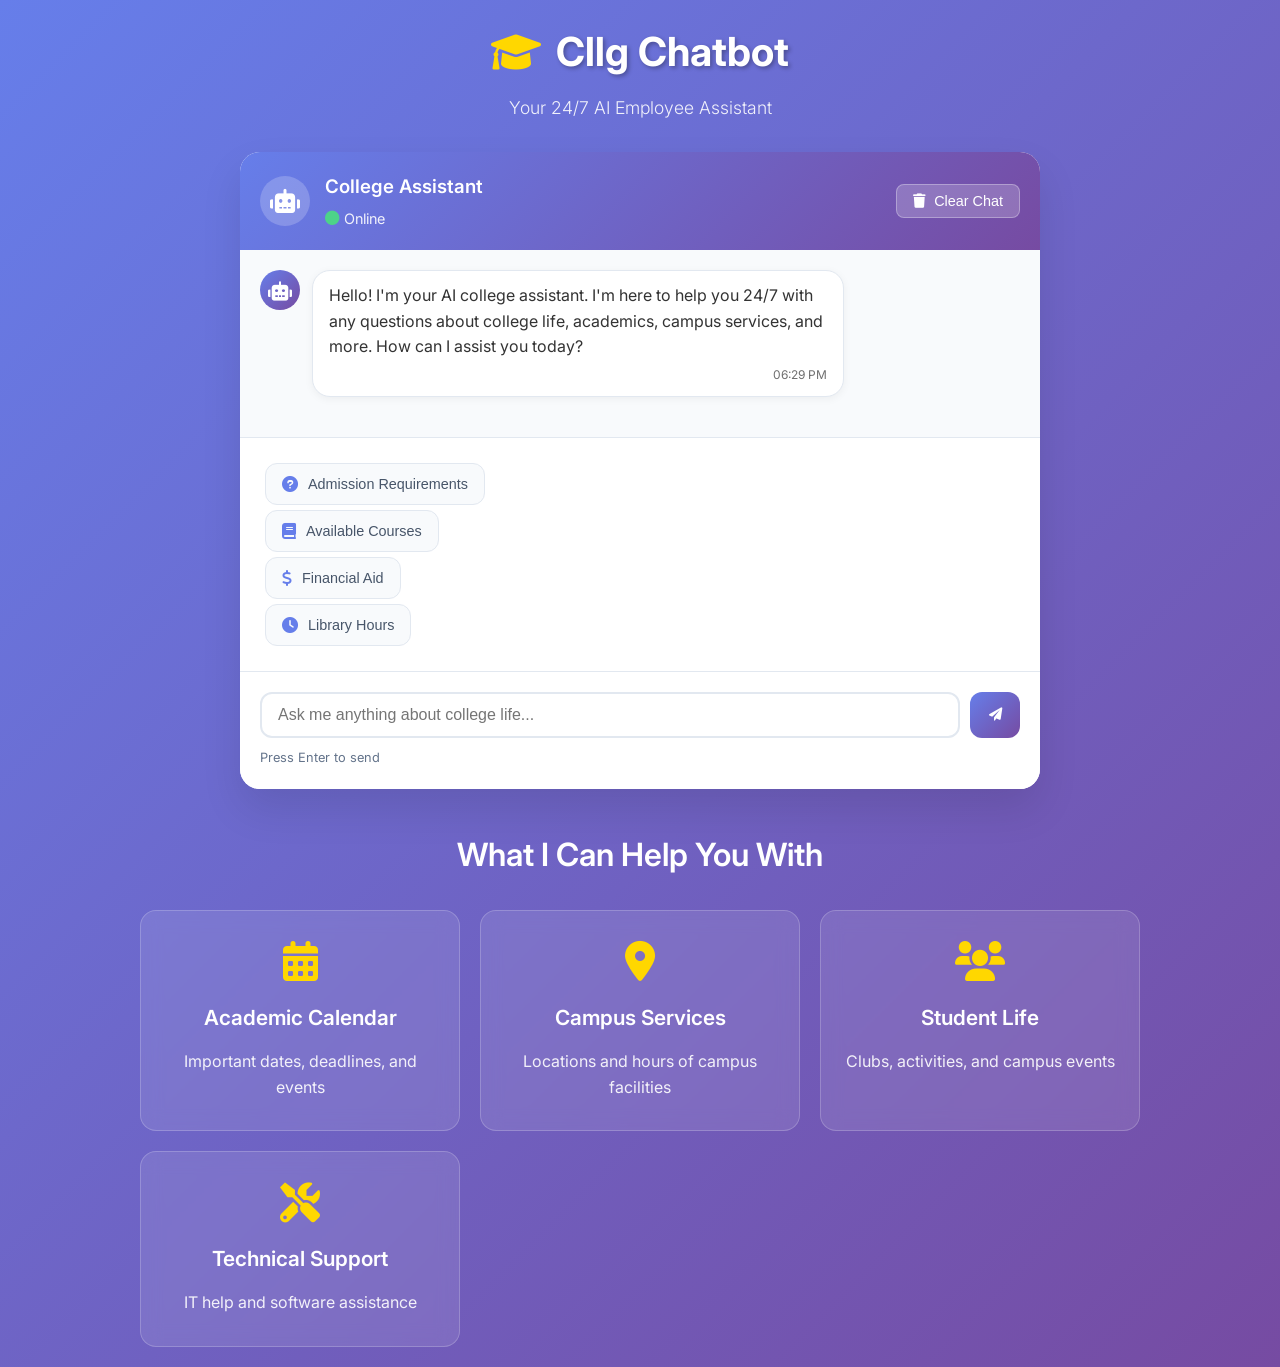
<file: standalone.html>
<!DOCTYPE html>
<html lang="en">
<head>
    <meta charset="UTF-8">
    <meta name="viewport" content="width=device-width, initial-scale=1.0">
    <title>Cllg Chatbot - AI Student Assistant (Standalone)</title>
    <link href="https://cdnjs.cloudflare.com/ajax/libs/font-awesome/6.0.0/css/all.min.css" rel="stylesheet">
    <link href="https://fonts.googleapis.com/css2?family=Inter:wght@300;400;500;600;700&display=swap" rel="stylesheet">
    <style>
        /* Reset and Base Styles */
        * {
            margin: 0;
            padding: 0;
            box-sizing: border-box;
        }

        body {
            font-family: 'Inter', -apple-system, BlinkMacSystemFont, 'Segoe UI', Roboto, sans-serif;
            background: linear-gradient(135deg, #667eea 0%, #764ba2 100%);
            min-height: 100vh;
            color: #333;
            line-height: 1.6;
        }

        .container {
            max-width: 1200px;
            margin: 0 auto;
            padding: 20px;
        }

        /* Header Styles */
        .header {
            text-align: center;
            margin-bottom: 30px;
            color: white;
        }

        .logo {
            display: flex;
            align-items: center;
            justify-content: center;
            gap: 15px;
            margin-bottom: 10px;
        }

        .logo i {
            font-size: 2.5rem;
            color: #ffd700;
        }

        .logo h1 {
            font-size: 2.5rem;
            font-weight: 700;
            text-shadow: 2px 2px 4px rgba(0,0,0,0.3);
        }

        .subtitle {
            font-size: 1.1rem;
            opacity: 0.9;
            font-weight: 300;
        }

        /* Chat Container */
        .chat-container {
            background: white;
            border-radius: 20px;
            box-shadow: 0 20px 40px rgba(0,0,0,0.1);
            overflow: hidden;
            margin-bottom: 40px;
            max-width: 800px;
            margin-left: auto;
            margin-right: auto;
        }

        .chat-header {
            background: linear-gradient(135deg, #667eea 0%, #764ba2 100%);
            color: white;
            padding: 20px;
            display: flex;
            justify-content: space-between;
            align-items: center;
        }

        .bot-info {
            display: flex;
            align-items: center;
            gap: 15px;
        }

        .bot-avatar {
            width: 50px;
            height: 50px;
            background: rgba(255,255,255,0.2);
            border-radius: 50%;
            display: flex;
            align-items: center;
            justify-content: center;
            font-size: 1.5rem;
        }

        .bot-status h3 {
            margin-bottom: 5px;
            font-weight: 600;
        }

        .status-indicator {
            display: flex;
            align-items: center;
            gap: 5px;
            font-size: 0.9rem;
            opacity: 0.9;
        }

        .status-indicator.online i {
            color: #4ade80;
            animation: pulse 2s infinite;
        }

        @keyframes pulse {
            0%, 100% { opacity: 1; }
            50% { opacity: 0.5; }
        }

        .btn-secondary {
            background: rgba(255,255,255,0.2);
            border: 1px solid rgba(255,255,255,0.3);
            color: white;
            padding: 8px 16px;
            border-radius: 8px;
            cursor: pointer;
            font-size: 0.9rem;
            transition: all 0.3s ease;
            display: flex;
            align-items: center;
            gap: 8px;
        }

        .btn-secondary:hover {
            background: rgba(255,255,255,0.3);
            transform: translateY(-2px);
        }

        /* Chat Messages */
        .chat-messages {
            padding: 20px;
            max-height: 400px;
            overflow-y: auto;
            background: #f8fafc;
        }

        .message {
            margin-bottom: 20px;
            display: flex;
            gap: 12px;
            animation: fadeInUp 0.3s ease;
        }

        @keyframes fadeInUp {
            from {
                opacity: 0;
                transform: translateY(20px);
            }
            to {
                opacity: 1;
                transform: translateY(0);
            }
        }

        .message.user {
            flex-direction: row-reverse;
        }

        .message-content {
            max-width: 70%;
            padding: 12px 16px;
            border-radius: 18px;
            position: relative;
        }

        .message.bot .message-content {
            background: white;
            border: 1px solid #e2e8f0;
            box-shadow: 0 2px 8px rgba(0,0,0,0.05);
        }

        .message.user .message-content {
            background: linear-gradient(135deg, #667eea 0%, #764ba2 100%);
            color: white;
        }

        .message-avatar {
            width: 40px;
            height: 40px;
            border-radius: 50%;
            display: flex;
            align-items: center;
            justify-content: center;
            font-size: 1.2rem;
            flex-shrink: 0;
        }

        .message.bot .message-avatar {
            background: linear-gradient(135deg, #667eea 0%, #764ba2 100%);
            color: white;
        }

        .message.user .message-avatar {
            background: #f1f5f9;
            color: #64748b;
        }

        .message-time {
            font-size: 0.75rem;
            opacity: 0.7;
            margin-top: 5px;
            text-align: right;
        }

        /* Quick Actions */
        .quick-actions {
            padding: 20px;
            background: white;
            border-top: 1px solid #e2e8f0;
        }

        .quick-btn {
            background: #f8fafc;
            border: 1px solid #e2e8f0;
            padding: 12px 16px;
            border-radius: 12px;
            cursor: pointer;
            transition: all 0.3s ease;
            display: flex;
            align-items: center;
            gap: 10px;
            font-size: 0.9rem;
            color: #475569;
            margin: 5px;
        }

        .quick-btn:hover {
            background: #e2e8f0;
            transform: translateY(-2px);
            box-shadow: 0 4px 12px rgba(0,0,0,0.1);
        }

        .quick-btn i {
            color: #667eea;
            font-size: 1rem;
        }

        /* Input Area */
        .chat-input-container {
            padding: 20px;
            background: white;
            border-top: 1px solid #e2e8f0;
        }

        .input-wrapper {
            display: flex;
            gap: 10px;
            margin-bottom: 10px;
        }

        #messageInput {
            flex: 1;
            padding: 12px 16px;
            border: 2px solid #e2e8f0;
            border-radius: 12px;
            font-size: 1rem;
            transition: border-color 0.3s ease;
            outline: none;
        }

        #messageInput:focus {
            border-color: #667eea;
        }

        .send-btn {
            background: linear-gradient(135deg, #667eea 0%, #764ba2 100%);
            color: white;
            border: none;
            padding: 12px 16px;
            border-radius: 12px;
            cursor: pointer;
            transition: all 0.3s ease;
            display: flex;
            align-items: center;
            justify-content: center;
            min-width: 50px;
        }

        .send-btn:hover {
            transform: translateY(-2px);
            box-shadow: 0 4px 12px rgba(102, 126, 234, 0.4);
        }

        .send-btn:disabled {
            opacity: 0.6;
            cursor: not-allowed;
            transform: none;
        }

        .input-footer {
            display: flex;
            justify-content: space-between;
            align-items: center;
            font-size: 0.8rem;
            color: #64748b;
        }

        .typing-indicator {
            display: flex;
            gap: 4px;
            align-items: center;
        }

        .typing-indicator i {
            width: 6px;
            height: 6px;
            background: #667eea;
            border-radius: 50%;
            animation: typing 1.4s infinite ease-in-out;
        }

        .typing-indicator i:nth-child(1) { animation-delay: -0.32s; }
        .typing-indicator i:nth-child(2) { animation-delay: -0.16s; }

        @keyframes typing {
            0%, 80%, 100% {
                transform: scale(0.8);
                opacity: 0.5;
            }
            40% {
                transform: scale(1);
                opacity: 1;
            }
        }

        /* Features Section */
        .features-section {
            text-align: center;
            color: white;
            margin-top: 40px;
        }

        .features-section h2 {
            font-size: 2rem;
            margin-bottom: 30px;
            font-weight: 600;
        }

        .features-grid {
            display: grid;
            grid-template-columns: repeat(auto-fit, minmax(250px, 1fr));
            gap: 20px;
            max-width: 1000px;
            margin: 0 auto;
        }

        .feature-card {
            background: rgba(255,255,255,0.1);
            backdrop-filter: blur(10px);
            border: 1px solid rgba(255,255,255,0.2);
            border-radius: 16px;
            padding: 30px 20px;
            transition: all 0.3s ease;
        }

        .feature-card:hover {
            transform: translateY(-5px);
            background: rgba(255,255,255,0.15);
        }

        .feature-card i {
            font-size: 2.5rem;
            color: #ffd700;
            margin-bottom: 20px;
        }

        .feature-card h3 {
            font-size: 1.3rem;
            margin-bottom: 15px;
            font-weight: 600;
        }

        .feature-card p {
            opacity: 0.9;
            line-height: 1.6;
        }

        /* Responsive Design */
        @media (max-width: 768px) {
            .container {
                padding: 15px;
            }
            
            .logo h1 {
                font-size: 2rem;
            }
            
            .chat-container {
                border-radius: 15px;
            }
            
            .chat-header {
                padding: 15px;
                flex-direction: column;
                gap: 15px;
                text-align: center;
            }
            
            .header-actions {
                width: 100%;
            }
            
            .btn-secondary {
                width: 100%;
                justify-content: center;
            }
            
            .features-grid {
                grid-template-columns: 1fr;
            }
        }

        @media (max-width: 480px) {
            .logo {
                flex-direction: column;
                gap: 10px;
            }
            
            .message-content {
                max-width: 85%;
            }
            
            .features-section h2 {
                font-size: 1.5rem;
            }
        }

        /* Scrollbar Styling */
        .chat-messages::-webkit-scrollbar {
            width: 6px;
        }

        .chat-messages::-webkit-scrollbar-track {
            background: #f1f1f1;
            border-radius: 3px;
        }

        .chat-messages::-webkit-scrollbar-thumb {
            background: #c1c1c1;
            border-radius: 3px;
        }

        .chat-messages::-webkit-scrollbar-thumb:hover {
            background: #a8a8a8;
        }
    </style>
</head>
<body>
    <div class="container">
        <!-- Header -->
        <header class="header">
            <div class="logo">
                <i class="fas fa-graduation-cap"></i>
                <h1>Cllg Chatbot</h1>
            </div>
            <p class="subtitle">Your 24/7 AI Employee Assistant</p>
        </header>

        <!-- Chat Container -->
        <div class="chat-container">
            <div class="chat-header">
                <div class="bot-info">
                    <div class="bot-avatar">
                        <i class="fas fa-robot"></i>
                    </div>
                    <div class="bot-status">
                        <h3>College Assistant</h3>
                        <span class="status-indicator online">
                            <i class="fas fa-circle"></i> Online
                        </span>
                    </div>
                </div>
                <div class="header-actions">
                    <button class="btn-secondary" id="clearChat">
                        <i class="fas fa-trash"></i> Clear Chat
                    </button>
                </div>
            </div>

            <!-- Chat Messages -->
            <div class="chat-messages" id="chatMessages">
                <!-- Welcome message will be added here -->
            </div>

            <!-- Quick Actions -->
            <div class="quick-actions" id="quickActions">
                <button class="quick-btn" data-query="What are the admission requirements?">
                    <i class="fas fa-question-circle"></i>
                    Admission Requirements
                </button>
                <button class="quick-btn" data-query="What are the available courses?">
                    <i class="fas fa-book"></i>
                    Available Courses
                </button>
                <button class="quick-btn" data-query="How do I apply for financial aid?">
                    <i class="fas fa-dollar-sign"></i>
                    Financial Aid
                </button>
                <button class="quick-btn" data-query="What are the library hours?">
                    <i class="fas fa-clock"></i>
                    Library Hours
                </button>
            </div>

            <!-- Input Area -->
            <div class="chat-input-container">
                <div class="input-wrapper">
                    <input type="text" id="messageInput" placeholder="Ask me anything about college life..." autocomplete="off">
                    <button class="send-btn" id="sendBtn">
                        <i class="fas fa-paper-plane"></i>
                    </button>
                </div>
                <div class="input-footer">
                    <span class="typing-indicator" id="typingIndicator" style="display: none;">
                        <i class="fas fa-circle"></i>
                        <i class="fas fa-circle"></i>
                        <i class="fas fa-circle"></i>
                    </span>
                    <span class="input-hint">Press Enter to send</span>
                </div>
            </div>
        </div>

        <!-- Features Section -->
        <div class="features-section">
            <h2>What I Can Help You With</h2>
            <div class="features-grid">
                <div class="feature-card">
                    <i class="fas fa-calendar-alt"></i>
                    <h3>Academic Calendar</h3>
                    <p>Important dates, deadlines, and events</p>
                </div>
                <div class="feature-card">
                    <i class="fas fa-map-marker-alt"></i>
                    <h3>Campus Services</h3>
                    <p>Locations and hours of campus facilities</p>
                </div>
                <div class="feature-card">
                    <i class="fas fa-users"></i>
                    <h3>Student Life</h3>
                    <p>Clubs, activities, and campus events</p>
                </div>
                <div class="feature-card">
                    <i class="fas fa-tools"></i>
                    <h3>Technical Support</h3>
                    <p>IT help and software assistance</p>
                </div>
            </div>
        </div>
    </div>

    <script>
        // Cllg Chatbot - Frontend JavaScript (Standalone Version)
        class CllgChatbot {
            constructor() {
                this.chatMessages = document.getElementById('chatMessages');
                this.messageInput = document.getElementById('messageInput');
                this.sendBtn = document.getElementById('sendBtn');
                this.clearChatBtn = document.getElementById('clearChat');
                this.typingIndicator = document.getElementById('typingIndicator');
                this.quickActions = document.getElementById('quickActions');
                
                this.chatHistory = [];
                this.isTyping = false;
                
                this.init();
            }
            
                init() {
        this.setupEventListeners();
        this.loadChatHistory();
        // Only display welcome message if no chat history exists
        if (this.chatHistory.length === 0) {
            this.displayWelcomeMessage();
        }
    }
            
            setupEventListeners() {
                // Send message on button click
                this.sendBtn.addEventListener('click', () => this.sendMessage());
                
                // Send message on Enter key
                this.messageInput.addEventListener('keypress', (e) => {
                    if (e.key === 'Enter' && !e.shiftKey) {
                        e.preventDefault();
                        this.sendMessage();
                    }
                });
                
                // Clear chat
                this.clearChatBtn.addEventListener('click', () => this.clearChat());
                
                // Quick action buttons
                this.quickActions.addEventListener('click', (e) => {
                    if (e.target.classList.contains('quick-btn')) {
                        const query = e.target.getAttribute('data-query');
                        this.messageInput.value = query;
                        this.sendMessage();
                    }
                });
                
                // Input focus for better UX
                this.messageInput.addEventListener('focus', () => {
                    this.messageInput.parentElement.style.borderColor = '#667eea';
                });
                
                this.messageInput.addEventListener('blur', () => {
                    this.messageInput.parentElement.style.borderColor = '#e2e8f0';
                });
            }
            
            displayWelcomeMessage() {
                const welcomeMessage = {
                    type: 'bot',
                    content: `Hello! I'm your AI college assistant. I'm here to help you 24/7 with any questions about college life, academics, campus services, and more. How can I assist you today?`,
                    timestamp: new Date()
                };
                
                this.addMessageToChat(welcomeMessage);
            }
            
            async sendMessage() {
                const message = this.messageInput.value.trim();
                if (!message || this.isTyping) return;
                
                // Add user message to chat
                const userMessage = {
                    type: 'user',
                    content: message,
                    timestamp: new Date()
                };
                
                this.addMessageToChat(userMessage);
                this.messageInput.value = '';
                
                // Show typing indicator
                this.showTypingIndicator();
                
                // Simulate typing delay
                setTimeout(() => {
                    this.hideTypingIndicator();
                    
                    // Get AI response
                    const response = this.getLocalAIResponse(message);
                    
                    // Add bot response to chat
                    const botMessage = {
                        type: 'bot',
                        content: response.reply,
                        timestamp: new Date()
                    };
                    
                    this.addMessageToChat(botMessage);
                }, 1000);
            }
            
            getLocalAIResponse(message) {
                const lowerMessage = message.toLowerCase();
                
                // Admission requirements
                if (lowerMessage.includes('admission') || lowerMessage.includes('requirements') || lowerMessage.includes('apply')) {
                    return {
                        reply: `Here are the general admission requirements for our college:

• High school diploma or equivalent (GED)
• Completed application form with $50 application fee
• Official high school transcripts
• SAT or ACT scores (recommended)
• Personal statement or essay
• Letters of recommendation (2 required)
• Application deadline: March 1st for Fall semester

For specific programs, additional requirements may apply. Would you like me to provide details about a particular major or program?`
                    };
                }
                
                // Available courses
                if (lowerMessage.includes('course') || lowerMessage.includes('class') || lowerMessage.includes('major')) {
                    return {
                        reply: `We offer a wide range of courses across various disciplines:

**Arts & Humanities:**
• English Literature, Creative Writing, History, Philosophy, Art History

**Business & Economics:**
• Business Administration, Marketing, Finance, Economics, Entrepreneurship

**Science & Technology:**
• Computer Science, Biology, Chemistry, Physics, Mathematics, Engineering

**Social Sciences:**
• Psychology, Sociology, Political Science, Anthropology, Education

**Health Sciences:**
• Nursing, Public Health, Nutrition, Exercise Science

Each major has specific course requirements and electives. What field interests you most?`
                    };
                }
                
                // Financial aid
                if (lowerMessage.includes('financial') || lowerMessage.includes('aid') || lowerMessage.includes('scholarship') || lowerMessage.includes('cost')) {
                    return {
                        reply: `We're committed to making education affordable! Here's information about financial aid:

**Tuition & Fees:**
• Full-time tuition: $12,500 per semester
• Room & board: $8,000 per semester
• Books & supplies: ~$1,200 per semester

**Financial Aid Options:**
• Federal Pell Grants (up to $6,895/year)
• Federal Direct Loans
• Work-study programs
• Institutional scholarships
• State grants

**Application Process:**
1. Complete FAFSA (Free Application for Federal Student Aid)
2. Submit by March 1st priority deadline
3. Review your financial aid package
4. Accept/decline offers

Our financial aid office can help you explore all options. Would you like me to connect you with them?`
                    };
                }
                
                // Library hours
                if (lowerMessage.includes('library') || lowerMessage.includes('hours') || lowerMessage.includes('study')) {
                    return {
                        reply: `Our library is a great place to study! Here are the current hours:

**Main Library Hours:**
• Monday-Thursday: 7:00 AM - 11:00 PM
• Friday: 7:00 AM - 8:00 PM
• Saturday: 9:00 AM - 6:00 PM
• Sunday: 12:00 PM - 11:00 PM

**Special Collections:**
• Rare Books Room: By appointment only
• Media Center: Same as main library
• Study Rooms: Available for 2-hour reservations

**Extended Hours During Finals:**
• Open 24/7 during final exam week
• Coffee cart available in evenings

The library also offers online resources accessible 24/7 from anywhere!`
                    };
                }
                
                // Campus services
                if (lowerMessage.includes('campus') || lowerMessage.includes('service') || lowerMessage.includes('facility')) {
                    return {
                        reply: `We have many campus services to support your success:

**Academic Support:**
• Writing Center (Mon-Fri, 9 AM-5 PM)
• Math Lab (Mon-Thu, 10 AM-8 PM)
• Tutoring Services (by appointment)
• Academic Advising

**Health & Wellness:**
• Student Health Center (Mon-Fri, 8 AM-5 PM)
• Counseling Services (confidential, free)
• Fitness Center (6 AM-11 PM daily)
• Recreation Center

**Student Life:**
• Student Union (7 AM-12 AM daily)
• Career Services (Mon-Fri, 9 AM-5 PM)
• International Student Office
• Disability Services

**Technology:**
• IT Help Desk (24/7 support)
• Computer Labs (various locations)
• WiFi throughout campus

What specific service are you looking for?`
                    };
                }
                
                // Student life
                if (lowerMessage.includes('student life') || lowerMessage.includes('club') || lowerMessage.includes('activity') || lowerMessage.includes('event')) {
                    return {
                        reply: `Campus life is vibrant and engaging! Here's what's happening:

**Student Organizations (100+ clubs):**
• Academic clubs (Math Club, Science Society)
• Cultural organizations (International Student Association)
• Service groups (Community Service Club)
• Special interest (Photography Club, Gaming Club)

**Campus Events:**
• Welcome Week (August)
• Homecoming (October)
• Spring Festival (April)
• Cultural celebrations throughout the year

**Recreation:**
• Intramural sports
• Outdoor adventure trips
• Fitness classes
• Movie nights

**Leadership Opportunities:**
• Student Government
• Resident Assistant positions
• Peer mentoring programs

Getting involved is a great way to make friends and build your resume!`
                    };
                }
                
                // Technical support
                if (lowerMessage.includes('technical') || lowerMessage.includes('computer') || lowerMessage.includes('software') || lowerMessage.includes('wifi')) {
                    return {
                        reply: `Need tech help? We've got you covered:

**IT Support Services:**
• 24/7 Help Desk: (555) 123-4567
• Email: helpdesk@college.edu
• Live chat available on our website

**Common Issues & Solutions:**
• WiFi: Connect to "College_Network" with your student ID
• Email: Use your college email (username@college.edu)
• Software: Free access to Microsoft Office, Adobe Creative Suite
• Printing: 100 free pages per semester

**Computer Labs:**
• Main Library: 50+ computers
• Science Building: Specialized software
• Business School: Financial modeling tools

**Device Support:**
• Laptop/desktop troubleshooting
• Mobile device setup
• Software installation help

What specific tech issue are you experiencing?`
                    };
                }
                
                // Academic calendar
                if (lowerMessage.includes('calendar') || lowerMessage.includes('deadline') || lowerMessage.includes('exam') || lowerMessage.includes('break')) {
                    return {
                        reply: `Here are the key dates for this academic year:

**Fall Semester 2024:**
• Classes begin: August 26
• Labor Day (no classes): September 2
• Fall Break: October 14-15
• Thanksgiving Break: November 27-29
• Finals Week: December 16-20
• Semester ends: December 20

**Spring Semester 2025:**
• Classes begin: January 13
• Martin Luther King Day (no classes): January 20
• Spring Break: March 10-14
• Easter Break: April 18-20
• Finals Week: May 5-9
• Commencement: May 10

**Important Deadlines:**
• Add/Drop period: First 2 weeks of classes
• Withdrawal deadline: 75% of semester completed
• Graduation application: March 1st

Need specific dates for your program?`
                    };
                }
                
                // Default response
                return {
                    reply: `Thank you for your question! I'm here to help with college-related inquiries. 

I can assist with:
• Admission requirements and applications
• Course information and academic programs
• Financial aid and scholarships
• Campus services and facilities
• Student life and activities
• Technical support
• Academic calendar and deadlines

Could you please rephrase your question or ask about something specific? I want to make sure I provide you with the most helpful information.`
                };
            }
            
            addMessageToChat(message) {
                this.chatHistory.push(message);
                this.saveChatHistory();
                
                const messageElement = this.createMessageElement(message);
                this.chatMessages.appendChild(messageElement);
                
                // Scroll to bottom
                this.scrollToBottom();
                
                // Update quick actions visibility
                this.updateQuickActions();
            }
            
            createMessageElement(message) {
                const messageDiv = document.createElement('div');
                messageDiv.className = `message ${message.type}`;
                
                const avatar = document.createElement('div');
                avatar.className = 'message-avatar';
                
                if (message.type === 'bot') {
                    avatar.innerHTML = '<i class="fas fa-robot"></i>';
                } else {
                    avatar.innerHTML = '<i class="fas fa-user"></i>';
                }
                
                const content = document.createElement('div');
                content.className = 'message-content';
                content.innerHTML = message.content;
                
                const time = document.createElement('div');
                time.className = 'message-time';
                time.textContent = this.formatTime(message.timestamp);
                
                content.appendChild(time);
                
                messageDiv.appendChild(avatar);
                messageDiv.appendChild(content);
                
                return messageDiv;
            }
            
            formatTime(timestamp) {
                const now = new Date();
                const messageTime = new Date(timestamp);
                
                if (now.toDateString() === messageTime.toDateString()) {
                    return messageTime.toLocaleTimeString([], { hour: '2-digit', minute: '2-digit' });
                } else {
                    return messageTime.toLocaleDateString() + ' ' + messageTime.toLocaleTimeString([], { hour: '2-digit', minute: '2-digit' });
                }
            }
            
            showTypingIndicator() {
                this.isTyping = true;
                this.typingIndicator.style.display = 'flex';
                this.sendBtn.disabled = true;
                this.scrollToBottom();
            }
            
            hideTypingIndicator() {
                this.isTyping = false;
                this.typingIndicator.style.display = 'none';
                this.sendBtn.disabled = false;
            }
            
            scrollToBottom() {
                this.chatMessages.scrollTop = this.chatMessages.scrollHeight;
            }
            
            updateQuickActions() {
                // Hide quick actions after first message
                if (this.chatHistory.length > 1) {
                    this.quickActions.style.display = 'none';
                }
            }
            
            clearChat() {
                if (confirm('Are you sure you want to clear the chat history?')) {
                    this.chatHistory = [];
                    this.chatMessages.innerHTML = '';
                    this.quickActions.style.display = 'block';
                    this.saveChatHistory();
                    this.displayWelcomeMessage();
                }
            }
            
            saveChatHistory() {
                try {
                    localStorage.setItem('cllgChatbotHistory', JSON.stringify(this.chatHistory));
                } catch (error) {
                    console.error('Error saving chat history:', error);
                }
            }
            
                loadChatHistory() {
        try {
            const saved = localStorage.getItem('cllgChatbotHistory');
            if (saved) {
                this.chatHistory = JSON.parse(saved);
                // Display existing messages without adding them to history again
                this.chatHistory.forEach(message => {
                    this.displayMessageOnly(message);
                });
            }
        } catch (error) {
            console.error('Error loading chat history:', error);
        }
    }
    
    displayMessageOnly(message) {
        // Display message without adding to chat history
        const messageElement = this.createMessageElement(message);
        this.chatMessages.appendChild(messageElement);
        
        // Scroll to bottom
        this.scrollToBottom();
        
        // Update quick actions visibility
        this.updateQuickActions();
    }
        }

        // Initialize chatbot when DOM is loaded
        document.addEventListener('DOMContentLoaded', () => {
            new CllgChatbot();
        });
    </script>
</body>
</html>
</file>
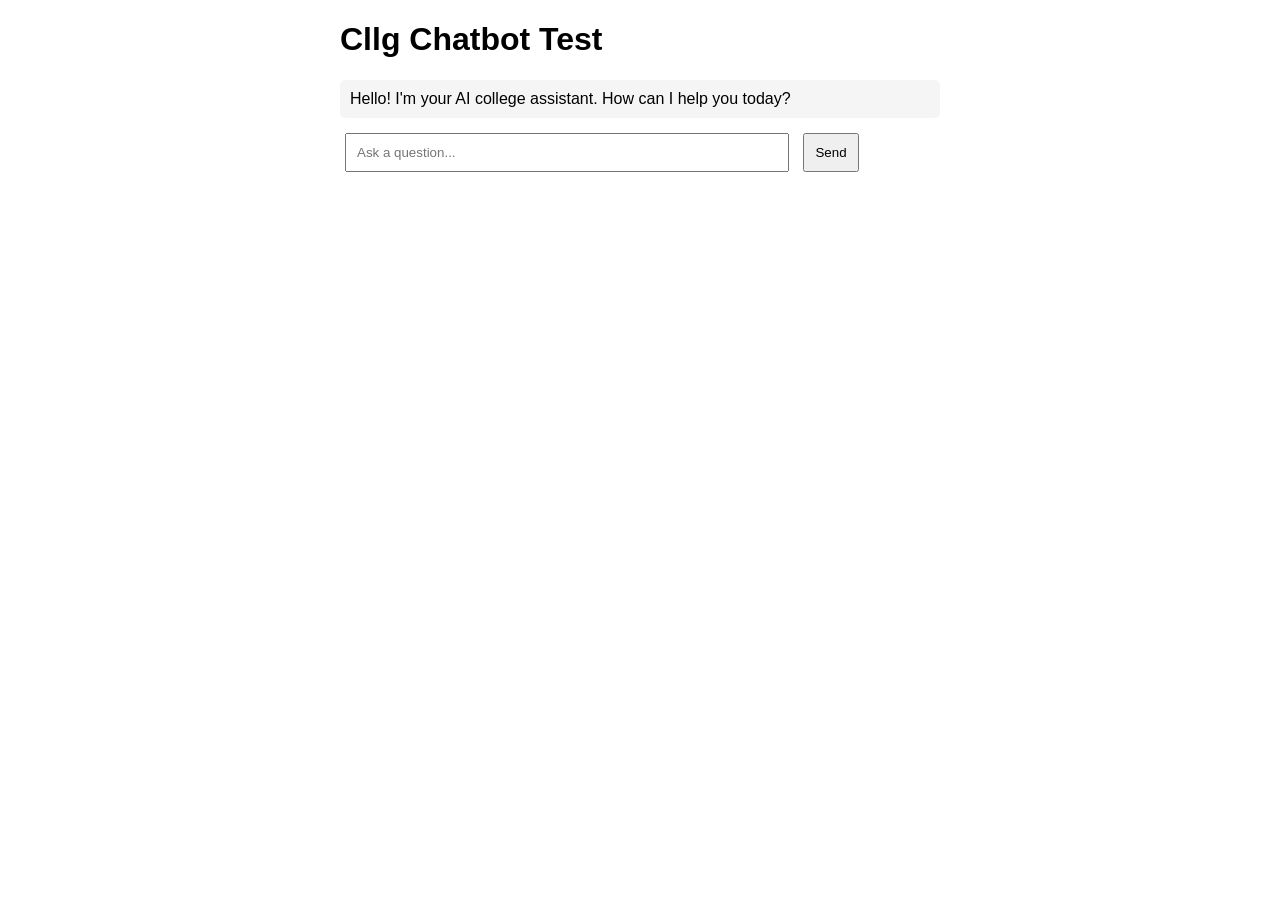
<file: test.html>
<!DOCTYPE html>
<html>
<head>
    <title>Cllg Chatbot Test</title>
    <style>
        body { font-family: Arial, sans-serif; margin: 20px; }
        .chat-container { max-width: 600px; margin: 0 auto; }
        .message { margin: 10px 0; padding: 10px; border-radius: 5px; }
        .user { background: #e3f2fd; text-align: right; }
        .bot { background: #f5f5f5; }
        input, button { padding: 10px; margin: 5px; }
        input { width: 70%; }
    </style>
</head>
<body>
    <div class="chat-container">
        <h1>Cllg Chatbot Test</h1>
        <div id="chatMessages"></div>
        <input type="text" id="messageInput" placeholder="Ask a question...">
        <button onclick="sendMessage()">Send</button>
    </div>

    <script>
        function sendMessage() {
            const input = document.getElementById('messageInput');
            const message = input.value.trim();
            if (!message) return;
            
            // Add user message
            addMessage('user', message);
            input.value = '';
            
            // Get bot response
            const response = getBotResponse(message);
            setTimeout(() => addMessage('bot', response), 500);
        }
        
        function addMessage(type, content) {
            const div = document.createElement('div');
            div.className = `message ${type}`;
            div.textContent = content;
            document.getElementById('chatMessages').appendChild(div);
        }
        
        function getBotResponse(message) {
            const lower = message.toLowerCase();
            
            if (lower.includes('admission') || lower.includes('apply')) {
                return "To apply, you need: High school diploma, application form, transcripts, and $50 fee. Deadline: March 1st.";
            }
            if (lower.includes('course') || lower.includes('major')) {
                return "We offer programs in Arts, Business, Science, and Health. What interests you?";
            }
            if (lower.includes('cost') || lower.includes('financial')) {
                return "Tuition is $12,500 per semester. We offer scholarships, grants, and loans.";
            }
            if (lower.includes('library')) {
                return "Library hours: Mon-Thu 7AM-11PM, Fri 7AM-8PM, Sat 9AM-6PM, Sun 12PM-11PM.";
            }
            
            return "I can help with admissions, courses, costs, library hours, and more. What would you like to know?";
        }
        
        // Enter key support
        document.getElementById('messageInput').addEventListener('keypress', function(e) {
            if (e.key === 'Enter') sendMessage();
        });
        
        // Welcome message
        addMessage('bot', 'Hello! I\'m your AI college assistant. How can I help you today?');
    </script>
</body>
</html>
</file>
